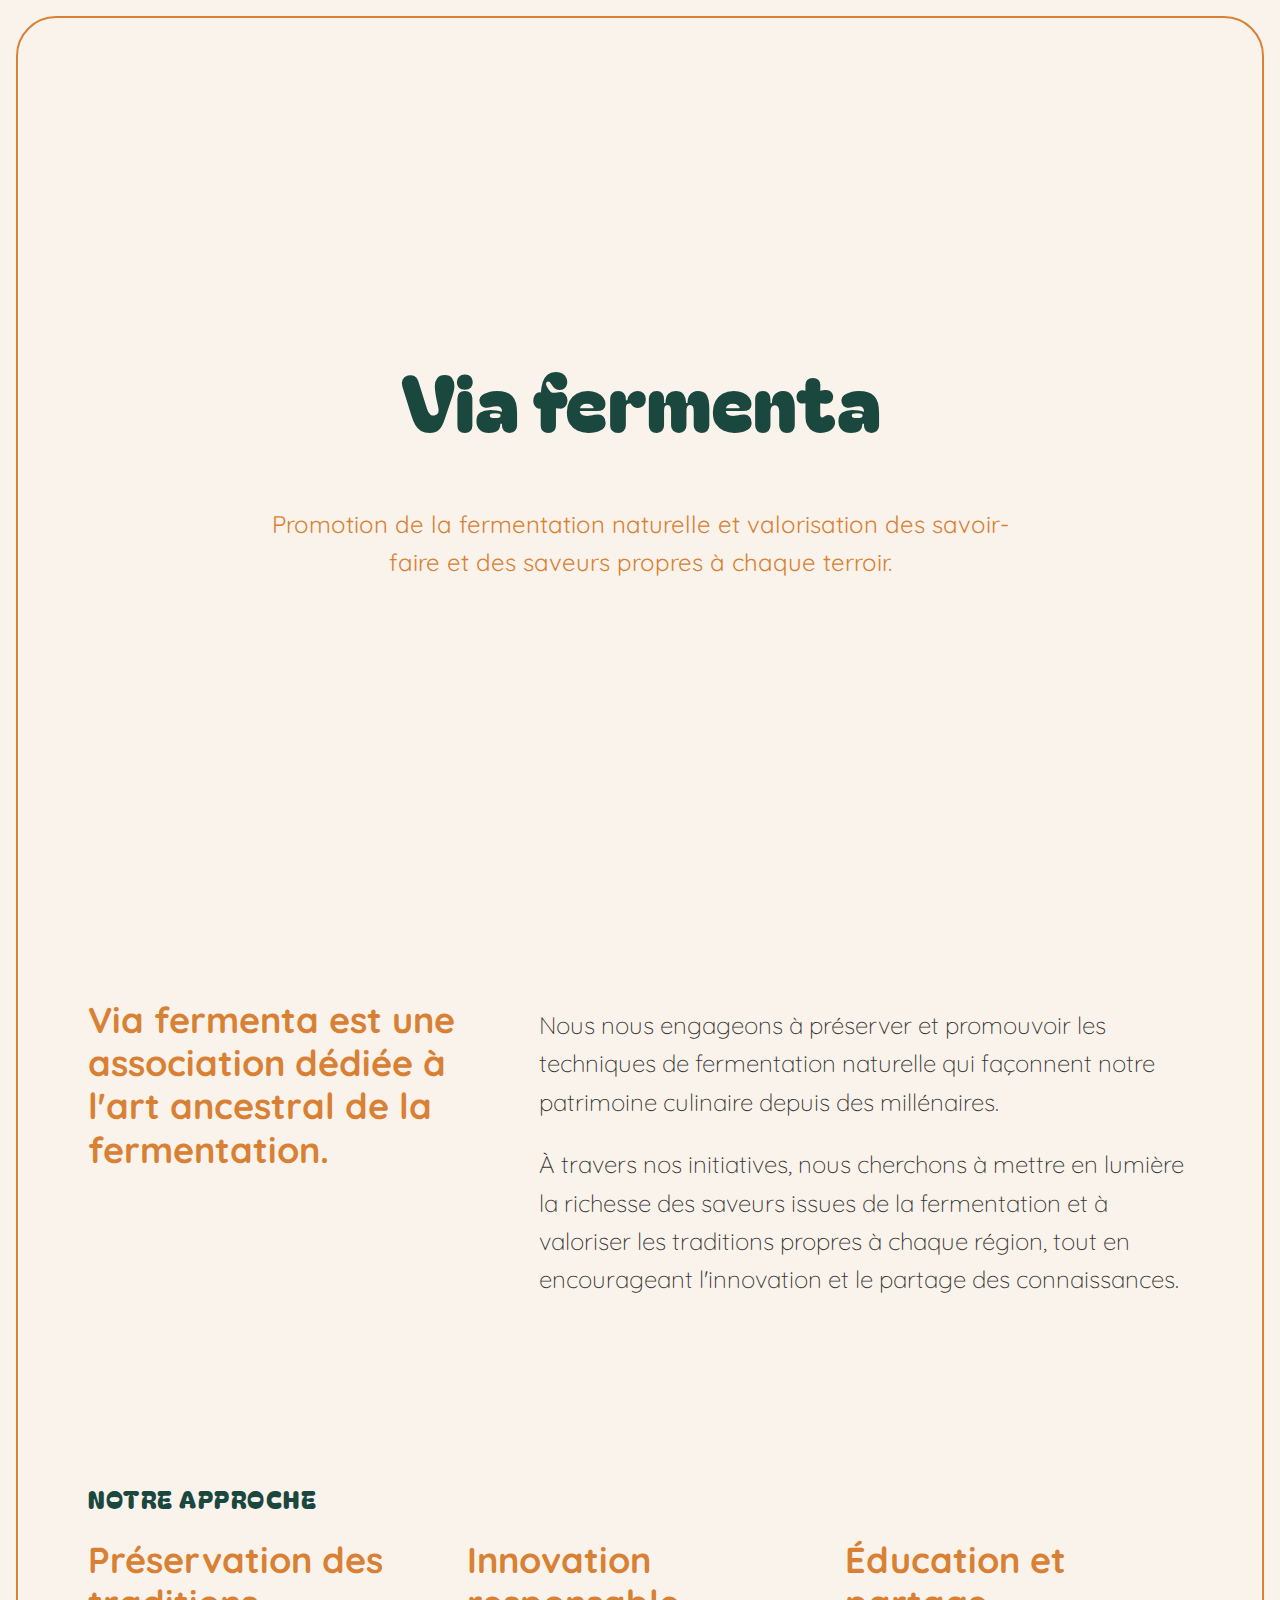
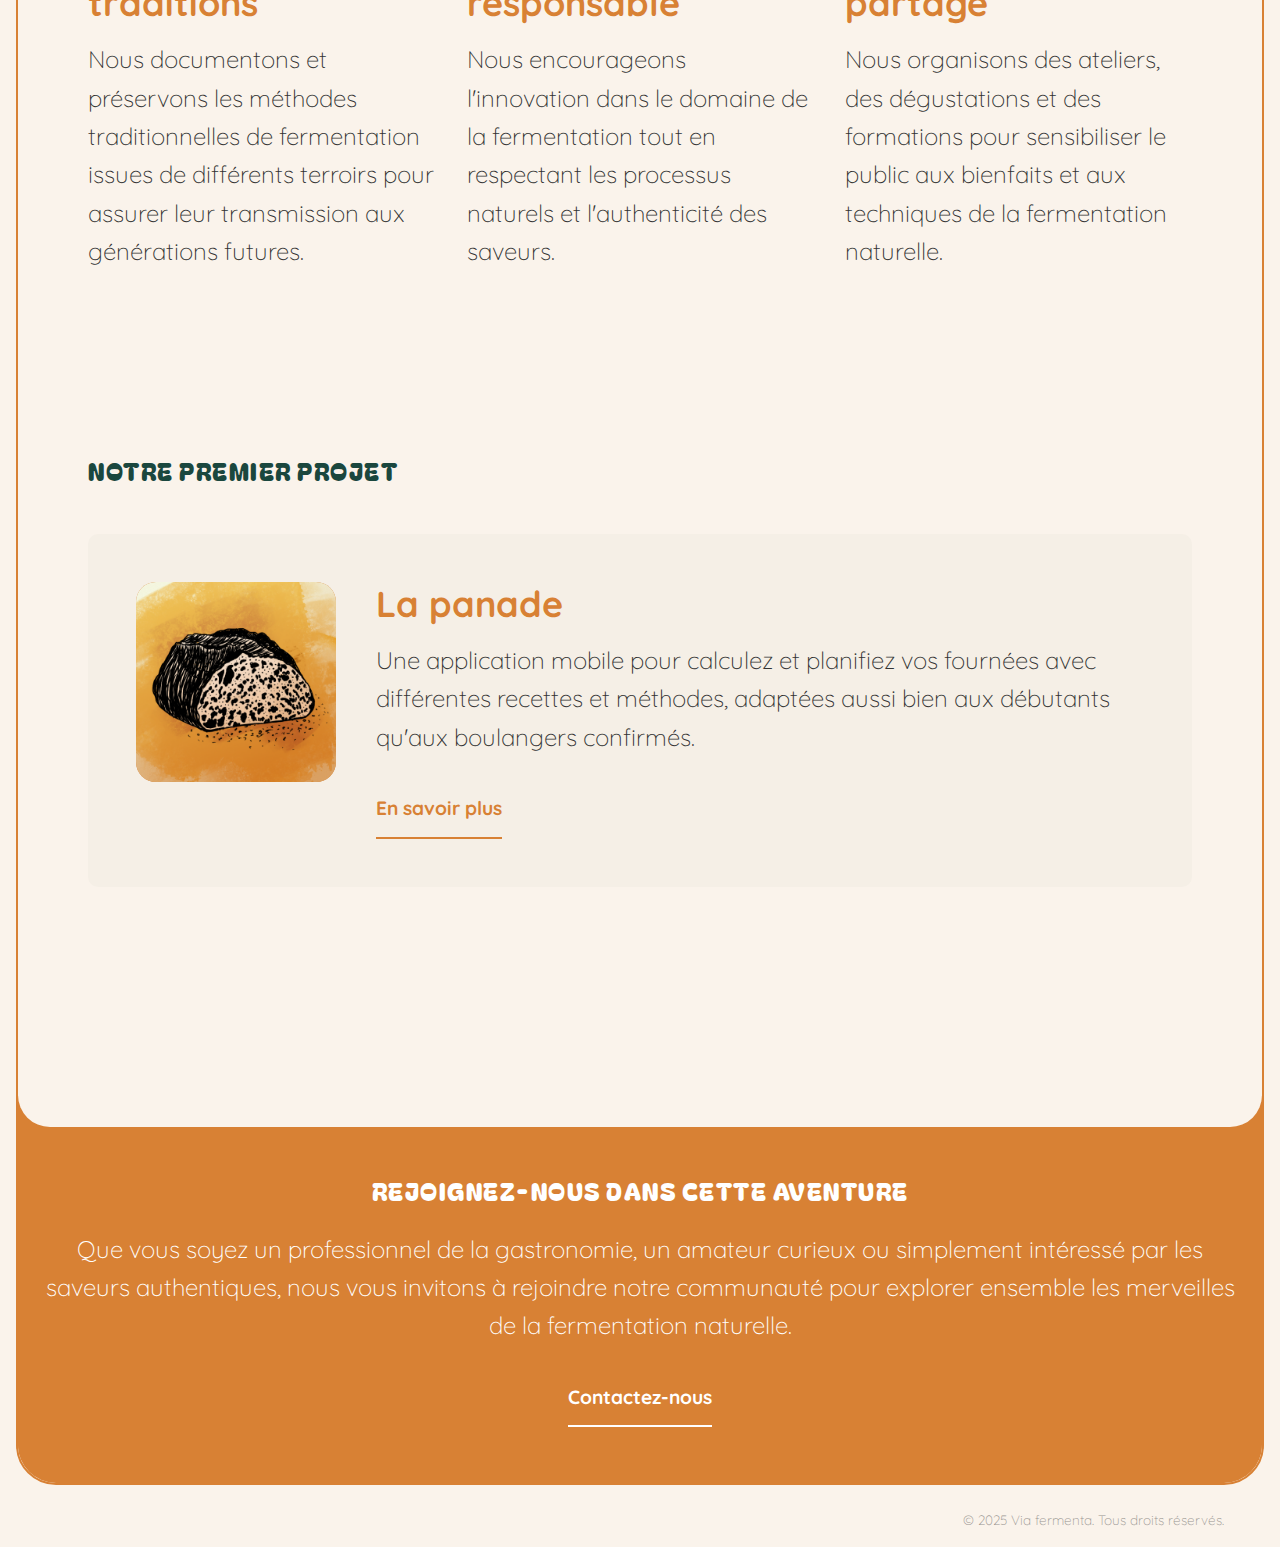
<file: index.html>
<!DOCTYPE html>
<html lang="fr">
<head>
    <meta charset="UTF-8">
    <meta name="viewport" content="width=device-width, initial-scale=1.0">
    <meta property="og:title" content="Via Fermenta - Promotion de la fermentation naturelle" />
    <meta property="og:description" content="Association dédiée à la préservation et promotion des techniques de fermentation naturelle qui façonnent notre patrimoine culinaire." />
    <meta property="og:image" content="https://viafermenta.com/images/logo-via-fermenta.png" />
    <meta property="og:url" content="https://viafermenta.com" />
    <meta property="og:type" content="website" />
    <meta property="og:site_name" content="Via Fermenta" />
    <title>Via Fermenta - Promotion de la fermentation naturelle</title>
    <link rel='stylesheet' href='style.css' type='text/css' media='all' />
</head>
<body>
    <!-- <div class="mega-border"></div>
    <div class="corner corner-top"></div>
    <div class="corner corner-bottom"></div>
    <div class="corner corner-right"></div>
    <div class="corner corner-left"></div> -->
    <div class="body-container">
    <header>
        <div class="container">
            <div class="logo-container">
                <h1>Via fermenta</h1>
            </div>
            <div class="bubble small"></div>
            <div class="bubble s-medium"></div>
            <div class="bubble medium"></div>
            <div class="bubble large"></div>
            <div class="bubble small-l"></div>
            <p class="mission-statement">Promotion de la fermentation naturelle et valorisation des savoir-faire et des saveurs propres à chaque terroir.</p>
        </div>
    </header>
    
    <main>
        <div class="container">
            <section class="intro">
                <div class="section-title">
                    <h3>Via fermenta est une association dédiée à l'art ancestral de la fermentation. </h3>   
                </div> 
                <div class="section-content">
                <p>Nous nous engageons à préserver et promouvoir les techniques de fermentation naturelle qui façonnent notre patrimoine culinaire depuis des millénaires.</p>
                
                <p>À travers nos initiatives, nous cherchons à mettre en lumière la richesse des saveurs issues de la fermentation et à valoriser les traditions propres à chaque région, tout en encourageant l'innovation et le partage des connaissances.</p>
                </div>  
            </section>
            
            <section class="features-section">
                <h2>Notre approche</h2>
                
                <div class="features">
                    <div class="feature-card">
                        <h3>Préservation des traditions</h3>
                        <p>Nous documentons et préservons les méthodes traditionnelles de fermentation issues de différents terroirs pour assurer leur transmission aux générations futures.</p>
                    </div>
                    
                    <div class="feature-card">
                        <h3>Innovation responsable</h3>
                        <p>Nous encourageons l'innovation dans le domaine de la fermentation tout en respectant les processus naturels et l'authenticité des saveurs.</p>
                    </div>
                    
                    <div class="feature-card">
                        <h3>Éducation et partage</h3>
                        <p>Nous organisons des ateliers, des dégustations et des formations pour sensibiliser le public aux bienfaits et aux techniques de la fermentation naturelle.</p>
                    </div>
                </div>
            </section>
            
            <section class="project-section">
                <h2>Notre premier projet</h2>
                
                <div class="app-promo">
                    <div class="app-logo">
                        <img src="panade/images/icon-panade.png" width="100%">
                    </div>
                    <div class="app-desc">
                        <h3>La panade</h3>
                        <p>Une application mobile pour calculez et planifiez vos fournées avec différentes recettes et méthodes, adaptées aussi bien aux débutants qu'aux boulangers confirmés.</p>
                        <a href="/panade" class="cta-button">En savoir plus</a>
                    </div>
                </div>
            </section>
            
           
        </div>
    </main>
    
    <footer id="contact">
        <div class="footer-top"></div>
        <section class="join-section">
            <h2>Rejoignez-nous dans cette aventure</h2>
            <p>Que vous soyez un professionnel de la gastronomie, un amateur curieux ou simplement intéressé par les saveurs authentiques, nous vous invitons à rejoindre notre communauté pour explorer ensemble les merveilles de la fermentation naturelle.</p>
            <a href="mailto:viafermenta@gmail.com" class="cta-button">Contactez-nous</a>
        </section>
        
    </footer>
</div>
<div class="container-copyright">
    <p class="copyright">&copy; 2025 Via fermenta. Tous droits réservés.</p>
</div>
</body>
</html>
</file>
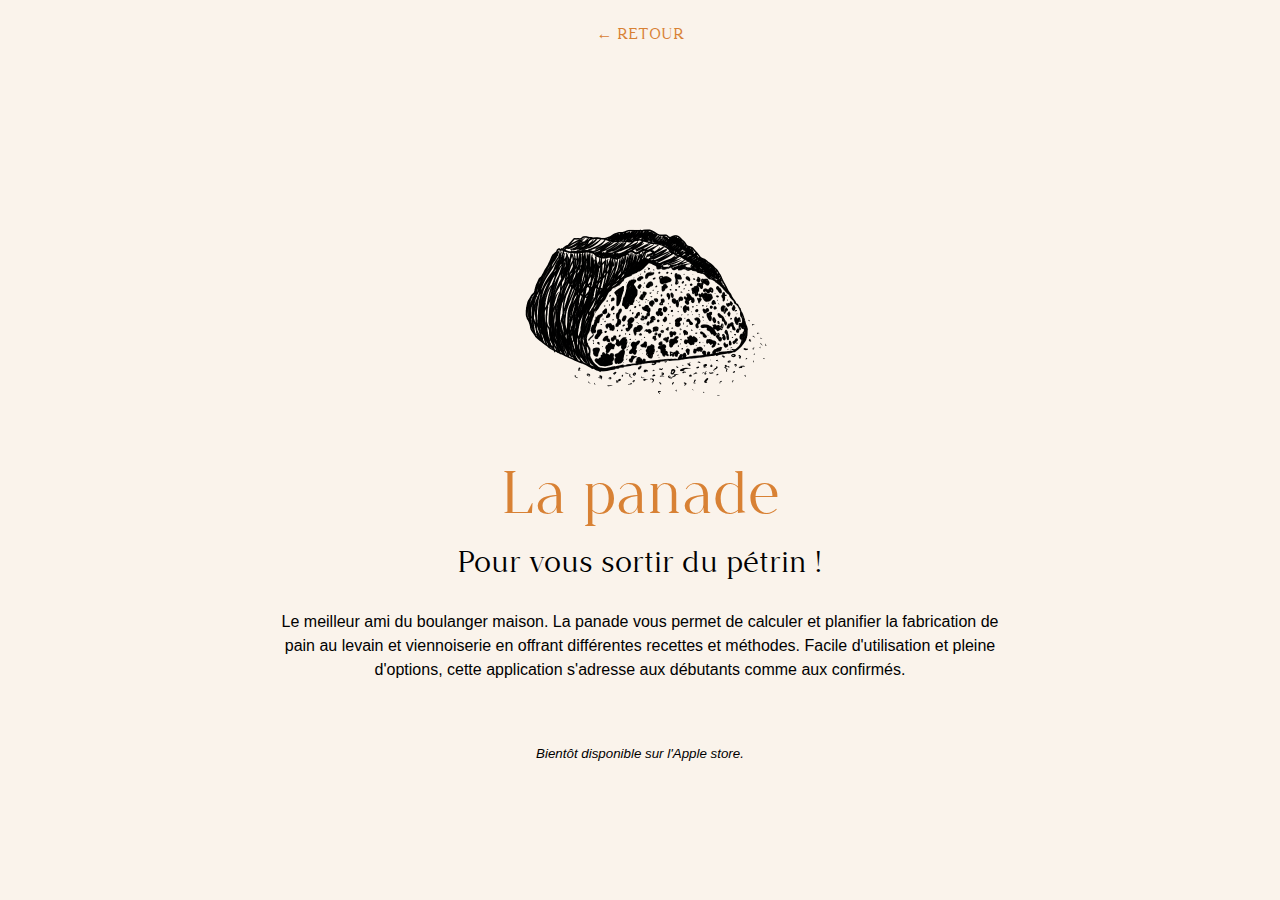
<file: panade/index.html>
<!DOCTYPE html>
<html lang="fr">
<head>
    <meta charset="UTF-8">
    <meta name="viewport" content="width=device-width, initial-scale=1.0">
    <meta name="description" content="L'application de boulangerie maison naturelle. Calculer et planifier votre prochaine fournée.">
    <meta name="keywords" content="panade, lapanade, panada, pain maison, boulangerie, app, levain, miche, foccacia">
  
    <title>La panade - Faire son pain maison | Via fermenta</title>
    <link rel='stylesheet' href='style.css' type='text/css' media='all' />
</head>
<body>
    <header>
        <div class="container">
            <a href="../index.html" class="back-link">← Retour</a>
        </div>
    </header>
    
    <main class="container">
        <div class="content">
            <img src="images/pain.png" width="300px">
            <h1>La panade</h1>
            <h3>Pour vous sortir du pétrin !</h3>
            <p>Le meilleur ami du boulanger maison. La panade vous permet de calculer et planifier la fabrication de pain au levain et viennoiserie en offrant différentes recettes et méthodes. Facile d'utilisation et pleine d'options, cette application s'adresse aux débutants comme aux confirmés.</p>
            <br>
            <!-- <a class="button" href="https://apps.apple.com/us/app/la-panade/id1566220640">Télécharger sur l'Apple store</a> -->
            <p style=" margin-top:1.5em;"><i><small>Bientôt disponible sur l'Apple store.</small></i></p>
            <!-- <p style=" margin-top:1.5em;"><i><small>Bientôt disponible sur Android.</small></i></p> -->
        </div>
    </main>
    
    <!-- <footer>
        <div class="container">
            <p>La panade - Un projet de l'association Via fermenta</p>
            <p><a href="../appstore/confidentiality.html">Politique de confidentialité</a> | <a href="../support.html">Support</a></p>
            <p><a href="../index.html">Retour à l'accueil</a></p>
        </div>
    </footer> -->
</body>
</html>
</file>
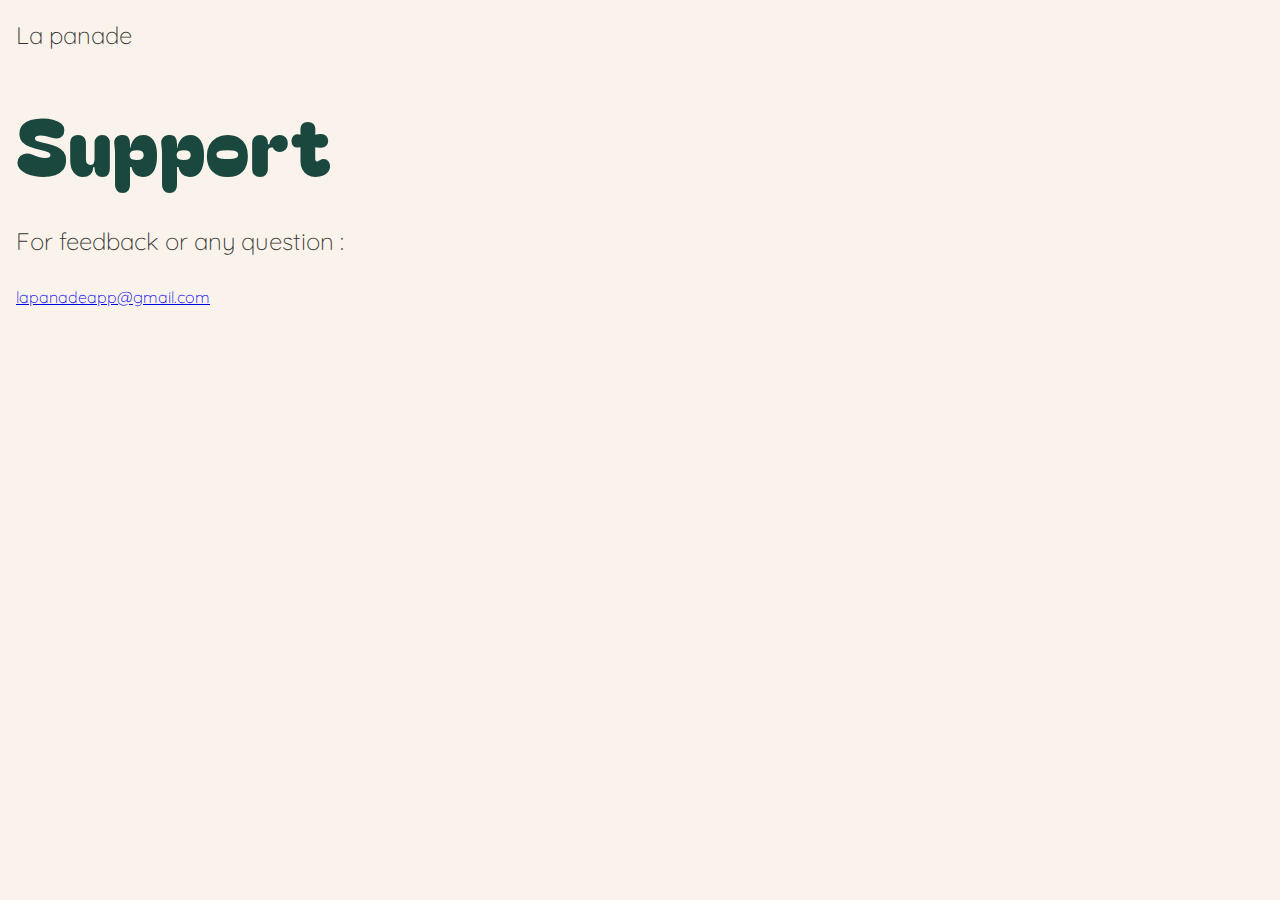
<file: support.html>
<html lang="en-US" >
<head>
  <meta http-equiv="Content-Type" content="text/html; charset=UTF-8" />
	<meta name="viewport" content="width=device-width, initial-scale=1, maximum-scale=1, user-scalable=0" />
  <title>La panade - Support</title>
  <meta property='og:site_name' content='La panade'/>
  <meta property='og:url' content='http://www.lapanade.app/'/>
  <meta property='og:title' content='Home Page'/>
  <meta property='og:type' content='article'/>

  <link rel='stylesheet' href='../style.css' type='text/css' media='all' />


</head>

<body>
  <div class="content">
      <p>La panade</p>
<h1>Support</h1>
<p>For feedback or any question :</p>
<a href="mailto:lapanadeapp@gmail.com">lapanadeapp@gmail.com</a>

</div>


</body>
</html>
</file>
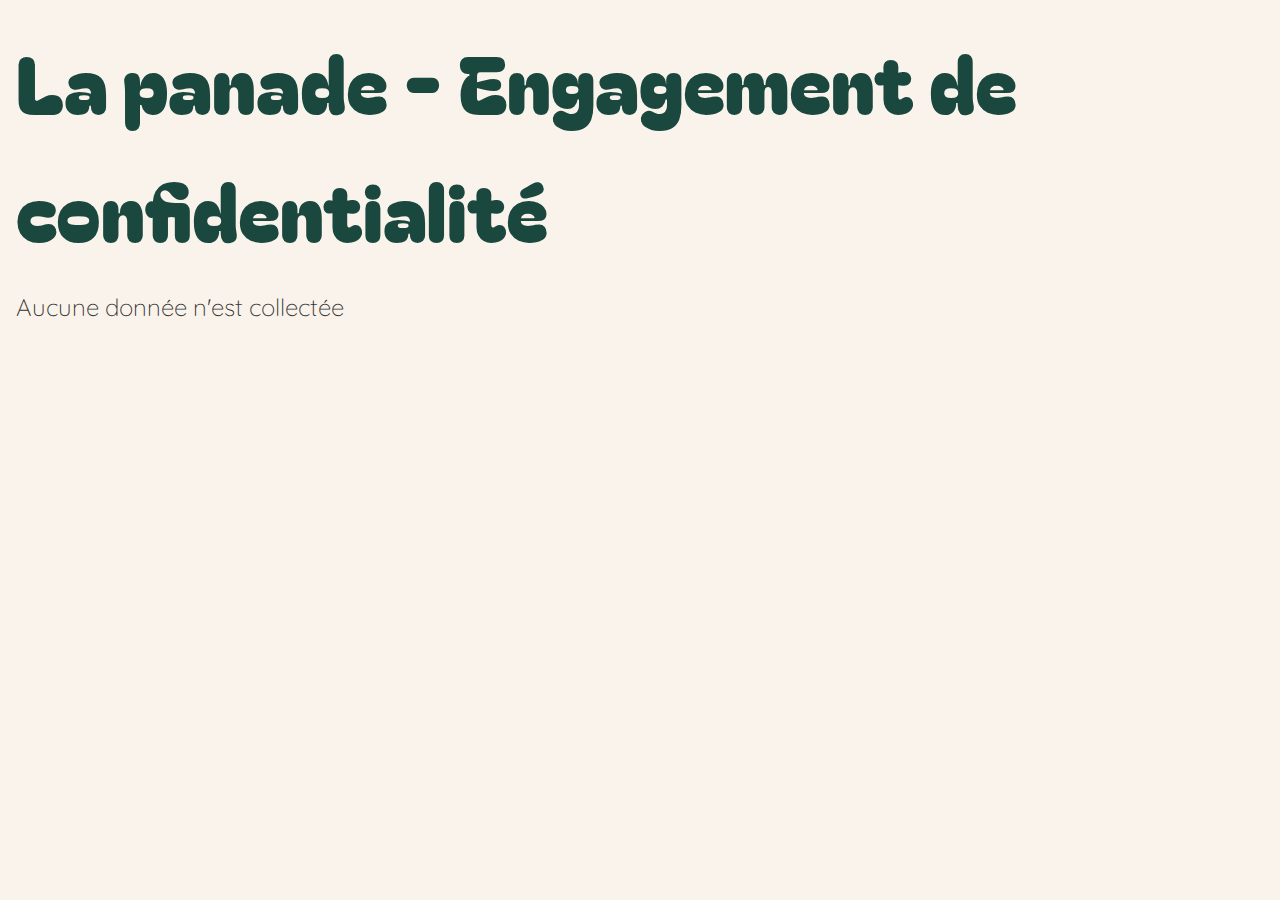
<file: appstore/confidentiality.html>
<html lang="en-US" >
<head>
  <meta http-equiv="Content-Type" content="text/html; charset=UTF-8" />
	<meta name="viewport" content="width=device-width, initial-scale=1, maximum-scale=1, user-scalable=0" />
  <title>La panade - Engagement de confidentialité</title>
  <meta property='og:site_name' content='La panade'/>
  <meta property='og:url' content='http://www.lapanade.app/'/>
  <meta property='og:title' content='Home Page'/>
  <meta property='og:type' content='article'/>

  <link rel='stylesheet' href='../style.css' type='text/css' media='all' />


</head>

<body>
  <div class="content">
<h1>La panade - Engagement de confidentialité</h1>
<p>Aucune donnée n'est collectée</p>

</div>


</body>
</html>
</file>
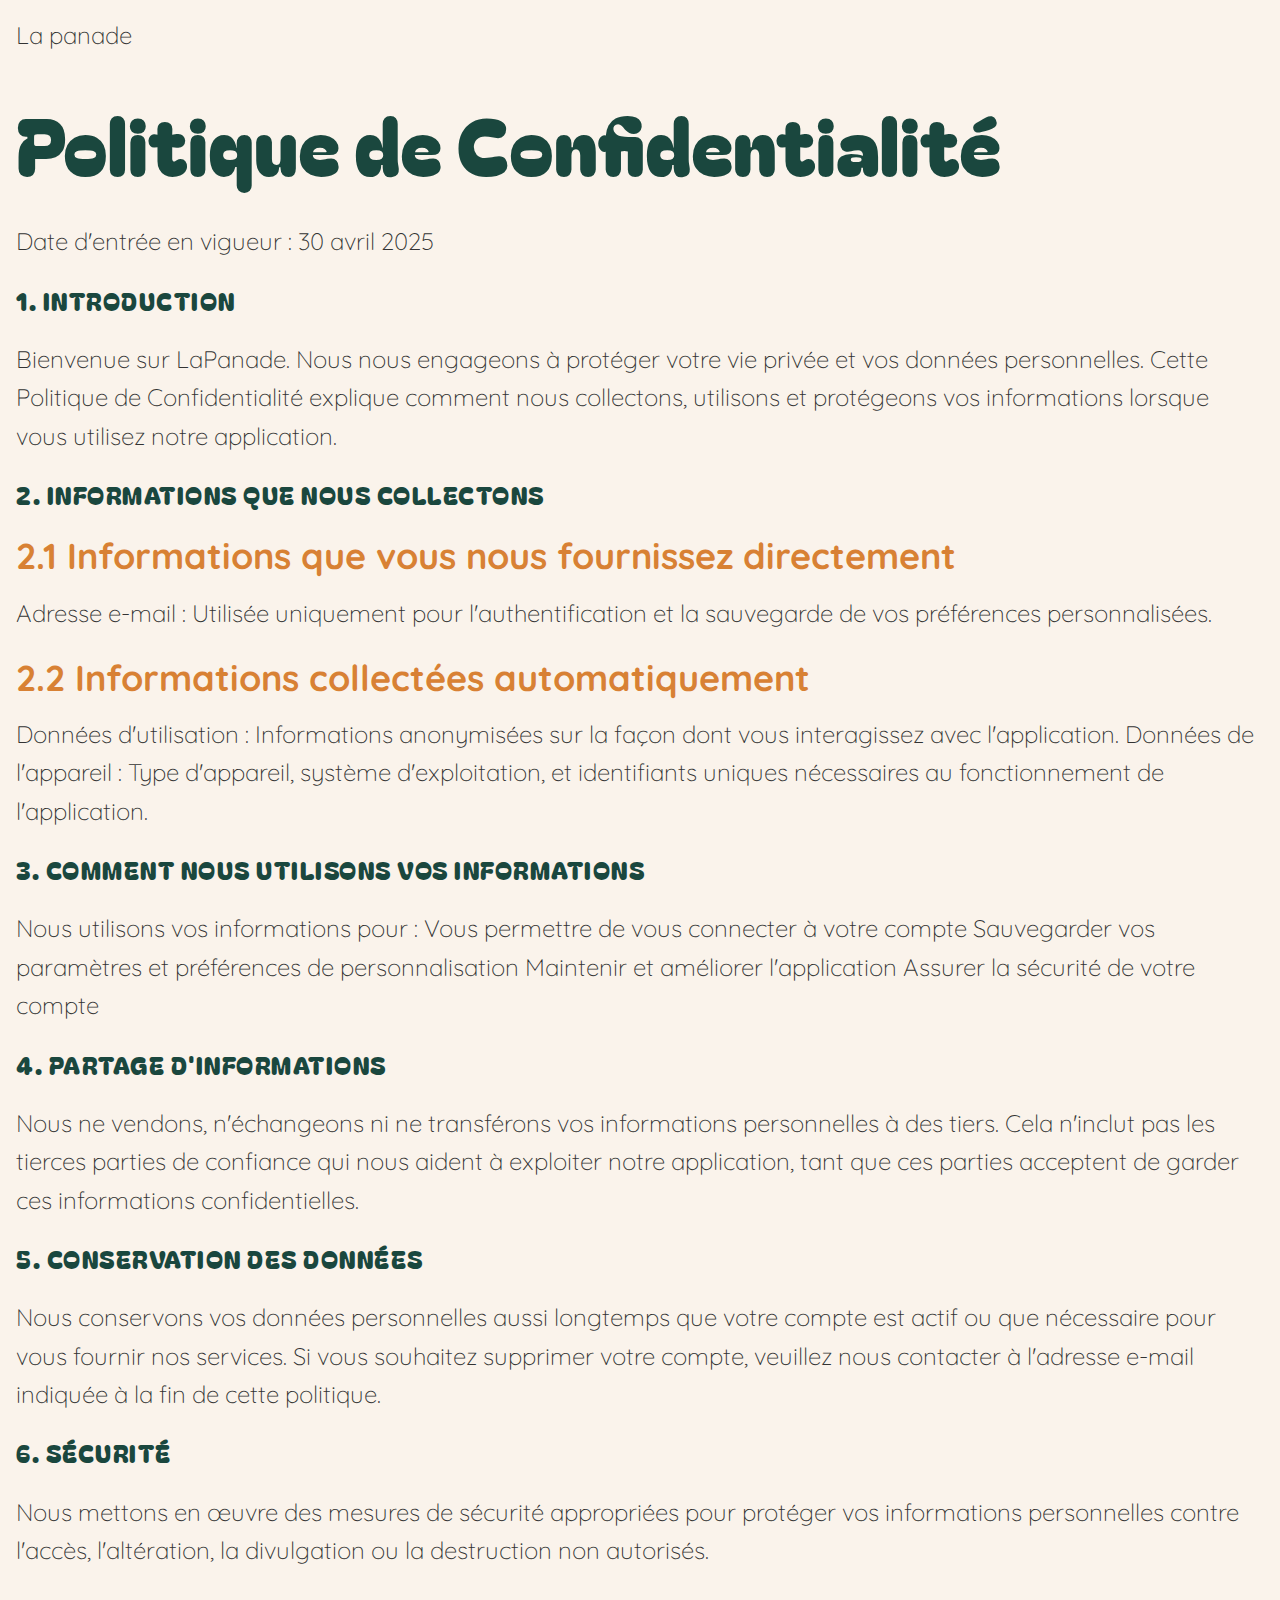
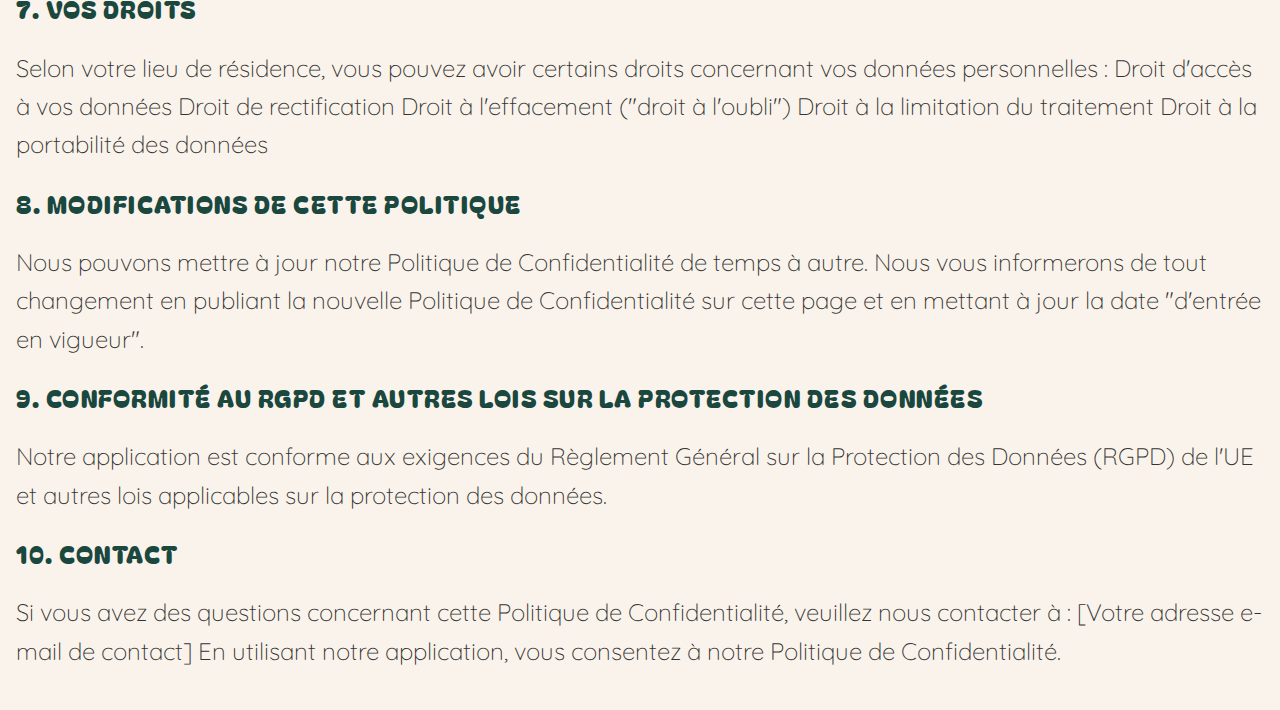
<file: panade/policy.html>
<html lang="en-US" >
<head>
  <meta http-equiv="Content-Type" content="text/html; charset=UTF-8" />
	<meta name="viewport" content="width=device-width, initial-scale=1, maximum-scale=1, user-scalable=0" />
  <title>La panade - Support</title>
  <meta property='og:site_name' content='La panade'/>
  <meta property='og:url' content='http://www.lapanade.app/'/>
  <meta property='og:title' content='Home Page'/>
  <meta property='og:type' content='article'/>

  <link rel='stylesheet' href='../style.css' type='text/css' media='all' />


</head>

<body>
  <div class="content">
      <p>La panade</p>
<h1>Politique de Confidentialité</h1>
<p>Date d'entrée en vigueur : 30 avril 2025</p>
<h2>1. Introduction</h2>
<p>Bienvenue sur LaPanade. Nous nous engageons à protéger votre vie privée et vos données personnelles. Cette Politique de Confidentialité explique comment nous collectons, utilisons et protégeons vos informations lorsque vous utilisez notre application.</p>
<h2>2. Informations que nous collectons</h2>
<h3>2.1 Informations que vous nous fournissez directement</h3>
<p>Adresse e-mail : Utilisée uniquement pour l'authentification et la sauvegarde de vos préférences personnalisées.</p>
<h3>2.2 Informations collectées automatiquement</h3>
<p>Données d'utilisation : Informations anonymisées sur la façon dont vous interagissez avec l'application.
  Données de l'appareil : Type d'appareil, système d'exploitation, et identifiants uniques nécessaires au fonctionnement de l'application.</p>
<h2>3. Comment nous utilisons vos informations</h2>
<p>Nous utilisons vos informations pour :

  Vous permettre de vous connecter à votre compte
  Sauvegarder vos paramètres et préférences de personnalisation
  Maintenir et améliorer l'application
  Assurer la sécurité de votre compte</p>
<h2>4. Partage d'informations</h2>
<p>Nous ne vendons, n'échangeons ni ne transférons vos informations personnelles à des tiers. Cela n'inclut pas les tierces parties de confiance qui nous aident à exploiter notre application, tant que ces parties acceptent de garder ces informations confidentielles.</p>
<h2>5. Conservation des données</h2>
<p>Nous conservons vos données personnelles aussi longtemps que votre compte est actif ou que nécessaire pour vous fournir nos services. Si vous souhaitez supprimer votre compte, veuillez nous contacter à l'adresse e-mail indiquée à la fin de cette politique.</p>
<h2>6. Sécurité</h2>
<p>Nous mettons en œuvre des mesures de sécurité appropriées pour protéger vos informations personnelles contre l'accès, l'altération, la divulgation ou la destruction non autorisés.</p>
<h2>7. Vos droits</h2>
<p>Selon votre lieu de résidence, vous pouvez avoir certains droits concernant vos données personnelles :

  Droit d'accès à vos données
  Droit de rectification
  Droit à l'effacement ("droit à l'oubli")
  Droit à la limitation du traitement
  Droit à la portabilité des données</p>
<h2>8. Modifications de cette politique</h2>
<p>Nous pouvons mettre à jour notre Politique de Confidentialité de temps à autre. Nous vous informerons de tout changement en publiant la nouvelle Politique de Confidentialité sur cette page et en mettant à jour la date "d'entrée en vigueur".</p>
<h2>9. Conformité au RGPD et autres lois sur la protection des données
</h2>
<p>Notre application est conforme aux exigences du Règlement Général sur la Protection des Données (RGPD) de l'UE et autres lois applicables sur la protection des données.
</p>
<h2>10. Contact</h2>
<p>Si vous avez des questions concernant cette Politique de Confidentialité, veuillez nous contacter à :
  [Votre adresse e-mail de contact]
  
  En utilisant notre application, vous consentez à notre Politique de Confidentialité.</p>
</div>


</body>
</html>
</file>
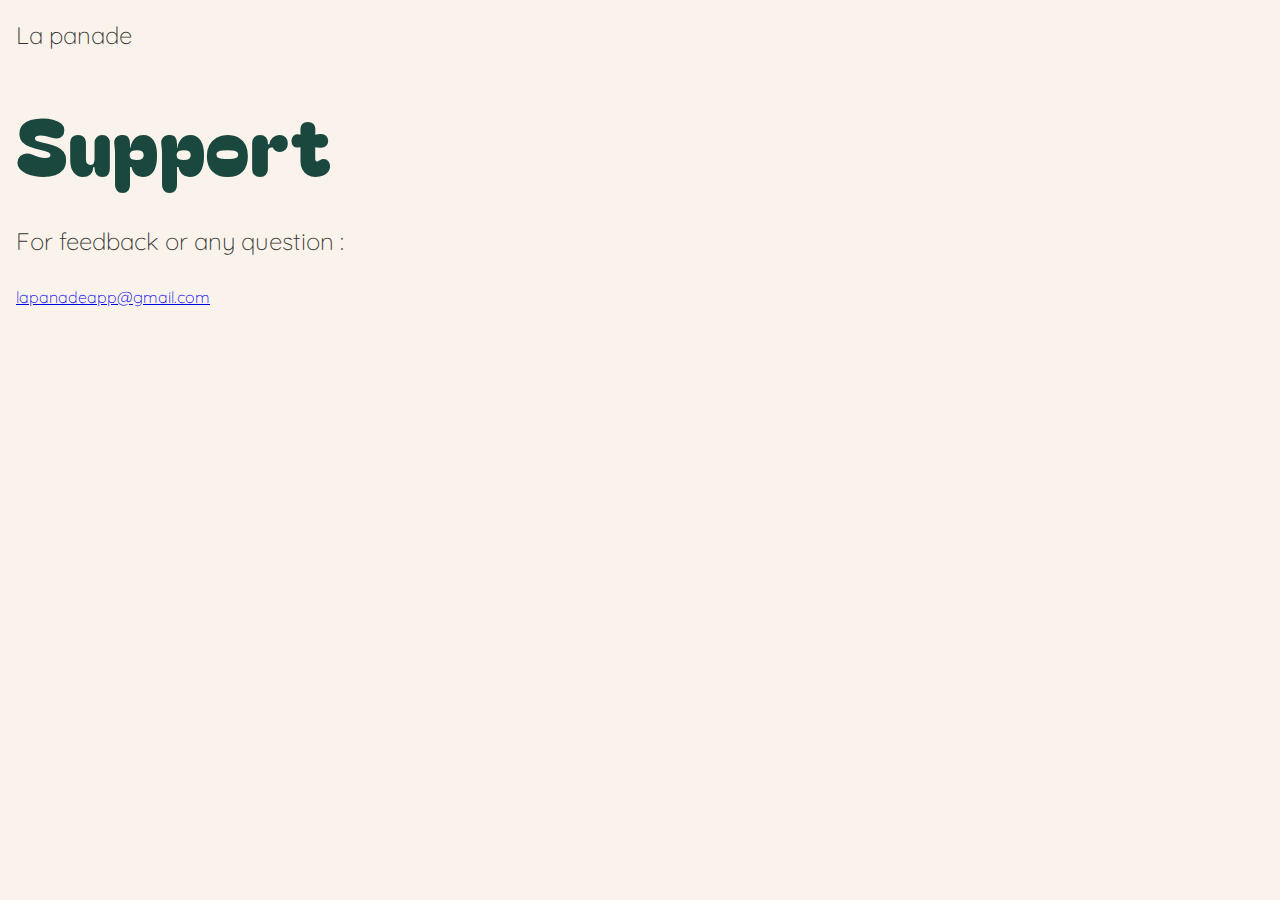
<file: panade/support.html>
<html lang="en-US" >
<head>
  <meta http-equiv="Content-Type" content="text/html; charset=UTF-8" />
	<meta name="viewport" content="width=device-width, initial-scale=1, maximum-scale=1, user-scalable=0" />
  <title>La panade - Support</title>
  <meta property='og:site_name' content='La panade'/>
  <meta property='og:url' content='http://www.lapanade.app/'/>
  <meta property='og:title' content='Home Page'/>
  <meta property='og:type' content='article'/>

  <link rel='stylesheet' href='../style.css' type='text/css' media='all' />


</head>

<body>
  <div class="content">
      <p>La panade</p>
<h1>Support</h1>
<p>For feedback or any question :</p>
<a href="mailto:lapanadeapp@gmail.com">lapanadeapp@gmail.com</a>

</div>


</body>
</html>
</file>
<file: style.css>
@import url('https://fonts.googleapis.com/css2?family=Bagel+Fat+One&family=Quicksand:wght@300..700&display=swap');
:root {
    --primary-color: #1A473E;
    --accent-color: #D88134;
    --bg-color: #FAF3EB;
    --text-color: #333333;
    --light-accent: #F5EFE6;
}

* {
    margin: 0;
    padding: 0;
    box-sizing: border-box;
}

body {
    font-family: "Quicksand", sans-serif;
    font-optical-sizing: auto;
    font-weight: 300;
    font-style: normal;
    background-color: var(--bg-color);
    color: var(--text-color);
    line-height: 1.6;
    box-sizing: border-box;
    padding: 16px;
}
.body-container{
    border: 2px solid var(--accent-color);
    border-radius: 40px;
    overflow: hidden;
}   

h1 {
    color: var(--primary-color);
    font-size: 5rem;
    margin-bottom: 1rem;
    font-family: "Bagel Fat One", system-ui;
    font-weight: 400;
    font-style: normal;
}

h2 {
    color: var(--primary-color);
    font-size: 1.5rem;
    line-height: 1.3;
    margin-bottom: 1.5rem;
    font-family: "Bagel Fat One", system-ui;
    font-weight: 400;
    font-style: normal;
    text-transform: uppercase;
    letter-spacing: 1.5px;
}

h3 {
    color: var(--accent-color);
    margin-bottom: 1rem;
    font-family: "Quicksand", sans-serif;
    font-size: 2.25rem;
    font-weight: 800;
    line-height: 1.2;
}

p {
    margin-bottom: 1.5rem;
    font-size: 1.5rem;
}


header {
    padding: 2rem 0;
    text-align: center;
    height: 100vh;
    width:100%;
    display: flex;
    flex-direction: column;
    align-items: center;
    justify-content: center;
}

.logo {
    max-width: 250px;
    margin-bottom: 1rem;
}

/* .bubble {
    display: inline-block;
    width: 20px;
    height: 20px;
    border-radius: 50%;
    background-color: var(--accent-color);
    margin: 0 5px;
    opacity: 0.8;
    animation: bubble 4s infinite ease-in-out;
    position: relative;
} */

.container {
    max-width: 1200px;
    margin: 0 auto;
    padding: 0 3rem;
}
.join-section{
    max-width: 1200px;
    margin: 0 auto;
    padding: 0 3rem;
}

section {
    padding: 5rem 0;
}

.highlight {
    color: var(--accent-color);
    font-weight: bold;
}

.mission-statement {
    font-size: 1.5rem;
    font-weight: 400;
    /* font-style: italic; */
    text-align: center;
    margin: 1.5rem 0;
    color: var(--accent-color);
    max-width: 780px;
    margin-left: auto;
    margin-right: auto;
    /* opacity: 0.7; */
}

.features {
    display: grid;
    grid-template-columns: repeat(auto-fit, minmax(300px, 1fr));
    gap: 2rem;
    /* margin: 3rem 0; */
}

.feature-card {
    /* border: 1px solid var(--accent-color);
    border-radius: 10px;
    padding: 2rem;
    transition: transform 0.3s ease; */
    background-color: transparent;
}
/* .feature-card h3{
    color: var(--accent-color);
} */
/* .feature-card:hover {
    transform: translateY(-5px);
    background-color: rgba(205, 140, 42, 0.05);
} */

.app-promo {
    display: flex;
    flex-direction:row;
    align-items: start;
    text-align: left;
    background-color: var(--light-accent);
    border-radius: 10px;
    padding: 3rem;
    margin: 3rem 0;
    gap: 40px;
}

.app-logo {
    width: 200px;
    min-width: 200px;
    height: 200px;
    background-color: var(--accent-color);

    border-radius: 20px;
    overflow: hidden;
}
.app-desc{

}

.cta-button {
    display: inline-block;
    border-bottom: 2px solid var(--accent-color);
    color: var(--accent-color);
    padding: 0.8rem 0;
    /* border-radius: 30px; */
    text-decoration: none;
    font-weight: bold;
    font-size: 1.2rem;
    transition: background-color 0.3s ease;
    /* margin-top: 1.5rem; */
}

.cta-button:hover {
    border-bottom-width: 4px;
    padding: calc(0.8rem - 1px) 0;
}

footer {
    color: white;
    text-align: center;
    background-color: var(--accent-color);
    
    margin-top: 5rem;
    padding-bottom: 0.5em;
    border-top: 1px solid #ddd;
}
.join-section{
    padding: 3rem 0;
}

footer h2{
    color: white;
    letter-spacing: 1.5px;
}
footer .cta-button{
    color: white;
    border-color: white;
}
.footer-top{
    height: 32px;
    width: 100%;
    background-color: var(--bg-color);
    border-bottom-left-radius: 32px;
    border-bottom-right-radius: 32px;
    margin-top: -1px;
}
.copyright{
    font-size: 0.85rem;
    opacity: 0.5;
    text-align: end;
    margin-bottom: 0rem;
    margin-top: 1.5rem;
    padding-right: 40px;
}

.contact-info {
    margin-top: 1rem;
}

.social-links {
    margin-top: 1.5rem;
}

.social-links a {
    color: var(--primary-color);
    margin: 0 10px;
    font-size: 1.2rem;
    text-decoration: none;
    transition: color 0.3s ease;
}

.social-links a:hover {
    color: var(--accent-color);
}

section.intro{
    display: grid;
    grid-template-columns: 2fr 3fr;
    grid-template-areas: 
    "title content";
    gap: 16px;
}
section.intro .section-title{
    grid-area: title;
}
section.intro .section-title h2{
    color: var(--accent-color);
}

section.intro .section-content{
    grid-area: content;
    padding-top: 8px;
}

@media (max-width: 768px) {
    h1 {
        font-size: 2.5rem;
    }
    
    h2 {
        font-size: 1.7rem;
    }
    h3 {
        font-size: 1.7rem;
    }
    p {
        font-size: 1.1rem;
    }
    .mission {
        padding: 2rem;
    }
    .mission-statement,
    .mission p {
        font-size: 1.1rem;
    }
    section.intro{
        
        grid-template-columns: 1fr;
        grid-template-areas: "title"
        "content";
    }
    .features {
        grid-template-columns: 1fr;
    }
    .app-promo{
        padding: 1.5em;
        flex-direction: column;
    }
    .app-logo{
        min-width: 120px;
        width: 120px;
        height: 120px;
    }
    .join-section{
        padding: 2rem;
    }
}


/* 

BULLES 

*/


.logo-container {
    position: relative;
    display: flex;
    align-items: center;
    justify-content: center;
    margin-bottom: 1rem;
    width: 100%;
    min-height: 150px; /* Espace pour les bulles */
}

/* Style principal des bulles, inspiré directement du CodePen */
.bubble {
    position: absolute;
    border-radius: 50%;
    background-color: transparent; /* Couleur d'accent avec transparence */
    top: 53%;
    opacity: 0;
    animation: bubbles 12s ease-in infinite;
    border: 2px solid var(--accent-color);
}
  .small{
    width: 10px;
    height: 10px;
    left: 50%;
    animation: flow-s 2s linear infinite;
  }
  .small-l{
    width: 10px;
    height: 10px;
    left: 43%;
    animation: flow-s-l 3.9s linear infinite;
  }
  .s-medium{
    width: 20px;
    height: 20px;
    left: 43%;
    animation: flow-s 2.3s linear infinite;
  }
  .medium{
    width: 25px;
    height: 25px;
    left: 45%;
    animation: flow-m 2.8s linear infinite;
  }
  .large{
    width:5px;
    height: 5px;
    left: 57%;
    animation: flow-l 2.7s linear infinite;
  }
  
  @keyframes flow-l {
    0% {
      top: 53%;
      left: 57%;
      opacity:0;
    }
    25%{
      top: 49%;
      left: 57.5%;
      opacity: 1;
    }
    50%{
      left: 58%;
      opacity: 1;
    }
    75%{
      left: 57.5%;
      opacity: 1;
    }
    100% {
      top: 32%;
      left: 57%;
      opacity: 0;
    }
  }
  
  @keyframes flow-s {
    0% {
      top: 53%;
      left: 50%;
      opacity:0;
    }
    25%{
      top: 49%;
      left: 51%;
      opacity: 1;
    }
    50%{
      top: 45%;
      left: 52%;
      opacity: 1;
    }
    75%{
      top: 41%;
      left: 51%;
      opacity: 1;
    }
    100% {
      top: 37%;
      left: 50%;
      opacity: 0;
    }
  }
  
  @keyframes flow-s-m {
    0% {
      top: 53%;
      left: 43%;;
      opacity:0;
    }
    25%{
      top: 49%;
      left: 42.5%;
      opacity: 1;
    }
    50%{
      top: 45%;
      left: 42%;
      opacity: 1;
    }
    75%{
      top: 41%;
      left: 42.5%;
      opacity: 1;
    }
    100% {
      top: 37%;
      left: 43%;
      opacity: 0;
    }
  }
  
  @keyframes flow-m {
    0% {
      top: 53%;
      left: 45%;;
      opacity:0;
    }
    25%{
      top: 48%;
      left: 44.5%;
      opacity: 1;
    }
    50%{
      top: 43%;
      left: 44%;
      opacity: 1;
    }
    75%{
      top: 38%;
      left: 44.5%;
      opacity: 1;
    }
    100% {
      top: 33%;
      left: 45%;
      opacity: 0;
    }
  }
  
  @keyframes flow-s-l {
    0% {
      top: 53%;
      left: 43%;;
      opacity:0;
    }
    25%{
      top: 48%;
      left: 43.5%;
      opacity: 1;
    }
    50%{
      top: 43%;
      left: 44%;
      opacity: 1;
    }
    75%{
      top: 38%;
      left: 43.5%;
      opacity: 1;
    }
    100% {
      top: 33%;
      left: 43%;
      opacity: 0;
    }
  }
</file>
<file: panade/style.css>
body{
  background: #FAF3EB;
  display: flex;
  flex-direction: column;
  justify-content: center;
  justify-content: flex-start;
  width: 100vw;
  height:100vh;
  font-family: 'argesta_headlineregular';
  padding: 24px;
  margin: 0;
  box-sizing: border-box;
}
h1{
  font-size: 60px;
  font-weight: 300;
  color: #D88134;
  margin-block-end: auto;
  margin-block-start: auto;
}
h3{
  font-size: 30px;
  font-weight: 300;
  margin-block-end: 1em;
  margin-block-start: 0.5em;
}
p{
  font-size: 16px;
  line-height:24px;
  font-family:Helvetica,Arial,sans-serif;
  font-weight:300;
}
a{
    color: #D88134;
    
}

a.button{
    background: #D88134;
    border:none;
    padding:1em 2em;
    color:white;
    
    text-decoration:none;
   
}
.content{
align-self: center;
text-align: center;
width:100%;
max-width: 720px;
}
@font-face {
    font-family: 'argesta_headlineregular';
    src: url('fonts/argestaheadline-regular-webfont.eot');
    src: url('fonts/argestaheadline-regular-webfont.eot?#iefix') format('embedded-opentype'),
         url('fonts/argestaheadline-regular-webfont.woff2') format('woff2'),
         url('fonts/argestaheadline-regular-webfont.woff') format('woff'),
         url('fonts/argestaheadline-regular-webfont.ttf') format('truetype');
    font-weight: normal;
    font-style: normal;

}
header{
  display: flex;
  align-items: center;
  justify-content: center;
}
main{
  height: 100%;
  display: flex;
  align-items: center;
  justify-content: center;
}

.back-link {
  display: inline-block;
  margin-bottom: 1rem;
  text-transform: uppercase;
  text-decoration: none;
}

.back-link:hover {
  text-decoration: underline;
  color: var(--primary-color);
}

/* Style dans le fichier */ 

/* 

 :root {
            --primary-color: #1A473E;
            --accent-color: #D88134;
            --bg-color: #FAF3EB;
            --text-color: #333333;
        }
        
        * {
            margin: 0;
            padding: 0;
            box-sizing: border-box;
        }
        
        body {
            font-family: 'Segoe UI', Tahoma, Geneva, Verdana, sans-serif;
            background-color: var(--bg-color);
            color: var(--text-color);
            line-height: 1.6;
        }
        
        header {
            padding: 2rem 0;
            text-align: center;
            border-bottom: 1px solid #ddd;
        }
        
        .container {
            max-width: 1000px;
            margin: 0 auto;
            padding: 0 2rem;
        }
        
        .back-link {
            display: inline-block;
            margin-bottom: 1rem;
            color: var(--primary-color);
            text-decoration: none;
        }
        
        .back-link:hover {
            text-decoration: underline;
        }
        
        h1 {
            color: var(--accent-color);
            font-size: 3rem;
            margin-bottom: 0.5rem;
            font-weight: 300;
        }
        
        h2 {
            color: var(--primary-color);
            font-size: 1.8rem;
            margin: 2rem 0 1rem;
        }
        
        h3 {
            font-size: 1.4rem;
            margin: 1.5rem 0 0.8rem;
            font-weight: 300;
        }
        
        p {
            margin-bottom: 1.5rem;
        }
        
        .subtitle {
            font-style: italic;
            margin-bottom: 2rem;
            font-size: 1.5rem;
        }
        
        .app-preview {
            display: flex;
            flex-wrap: wrap;
            justify-content: space-between;
            align-items: center;
            margin: 3rem 0;
            gap: 2rem;
        }
        
        .app-info {
            flex: 1;
            min-width: 300px;
        }
        
        .app-mockup {
            flex: 1;
            min-width: 300px;
            text-align: center;
        }
        
        .app-mockup img {
            max-width: 100%;
            border-radius: 15px;
        }
        
        .features {
            margin: 3rem 0;
        }
        
        .feature {
            margin-bottom: 2rem;
            padding-left: 1rem;
            border-left: 3px solid var(--accent-color);
        }
        
        .cta {
            background-color: rgba(216, 129, 52, 0.1);
            border: 1px solid var(--accent-color);
            border-radius: 10px;
            padding: 2rem;
            margin: 3rem 0;
            text-align: center;
        }
        
        .cta-button {
            display: inline-block;
            background-color: var(--accent-color);
            color: white;
            padding: 0.8rem 2rem;
            border-radius: 30px;
            text-decoration: none;
            font-weight: bold;
            transition: background-color 0.3s ease;
            margin-top: 1rem;
        }
        
        .cta-button:hover {
            background-color: #c67328;
        }
        
        .download-section {
            text-align: center;
            margin: 3rem 0;
        }
        
        footer {
            text-align: center;
            padding: 2rem 0;
            margin-top: 3rem;
            border-top: 1px solid #ddd;
            color: #666;
        }
        
        @media (max-width: 768px) {
            .app-preview {
                flex-direction: column;
            }
        }

    */
</file>
